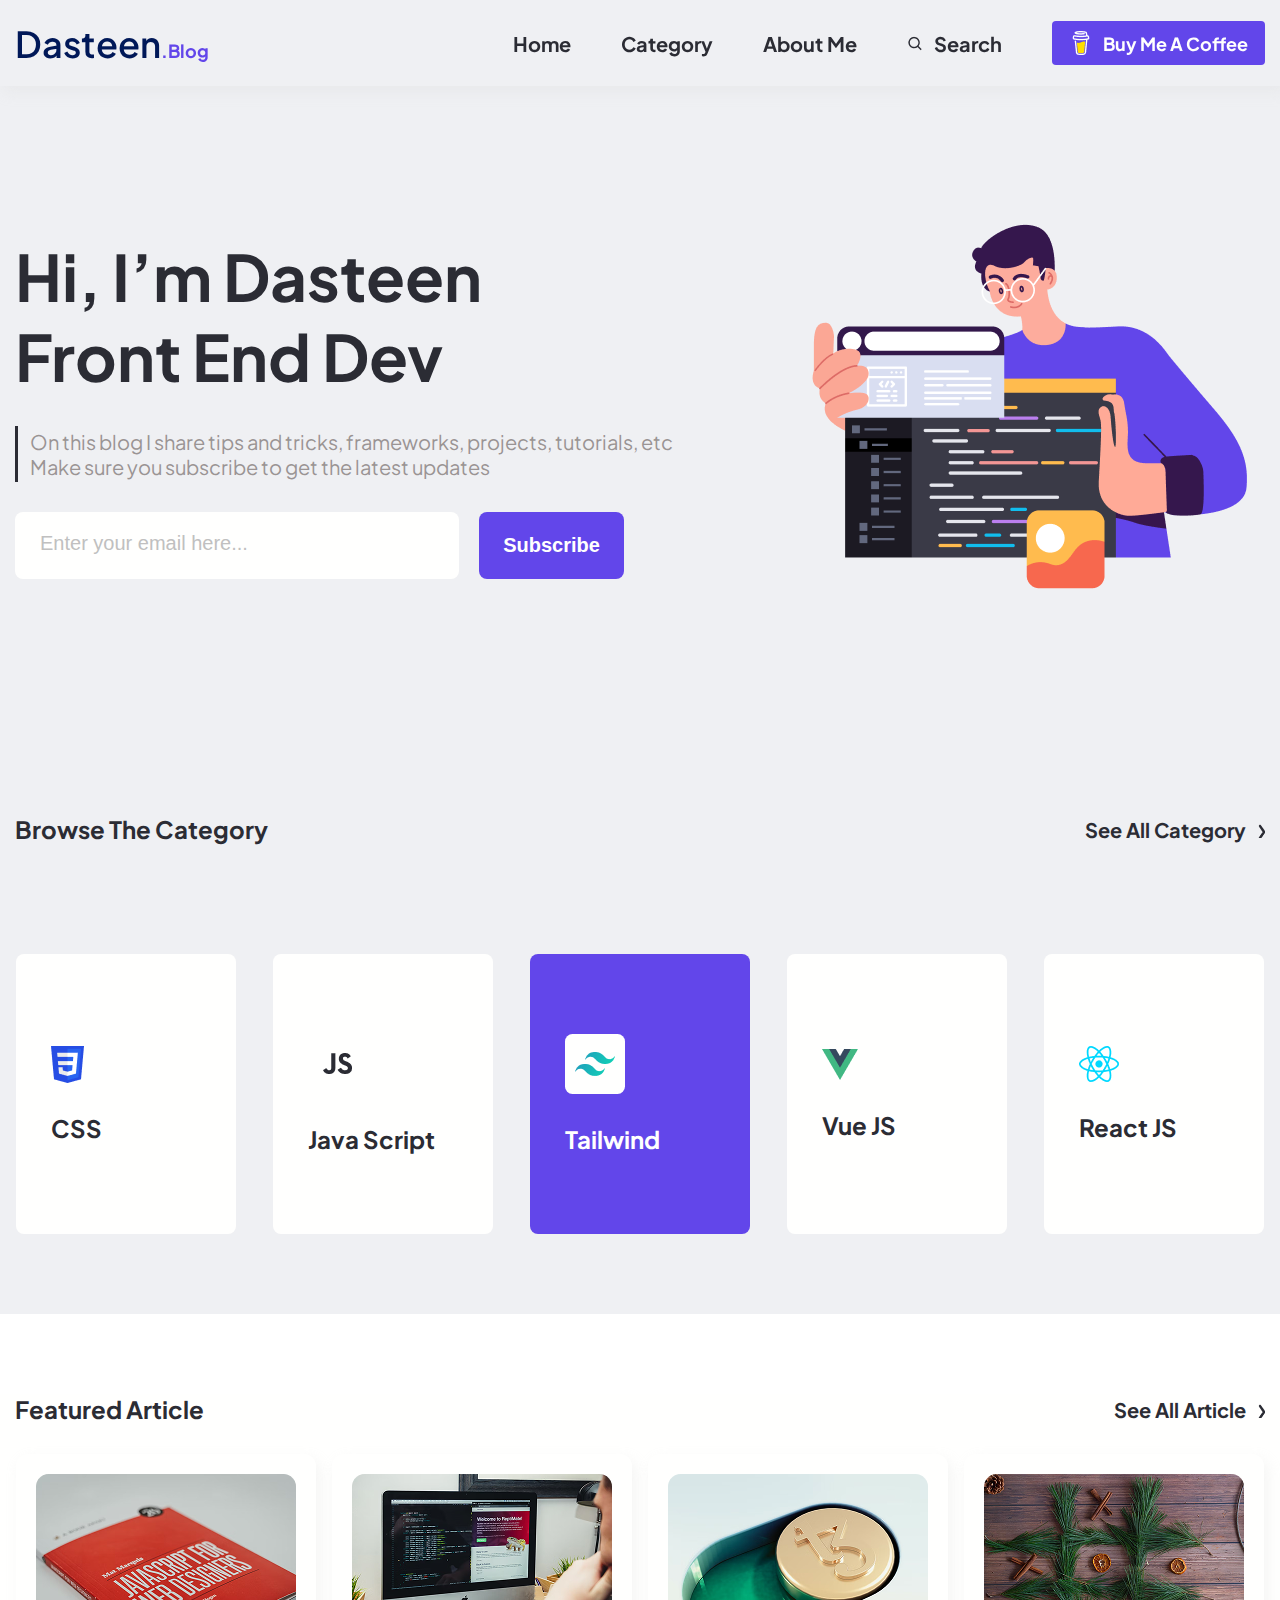
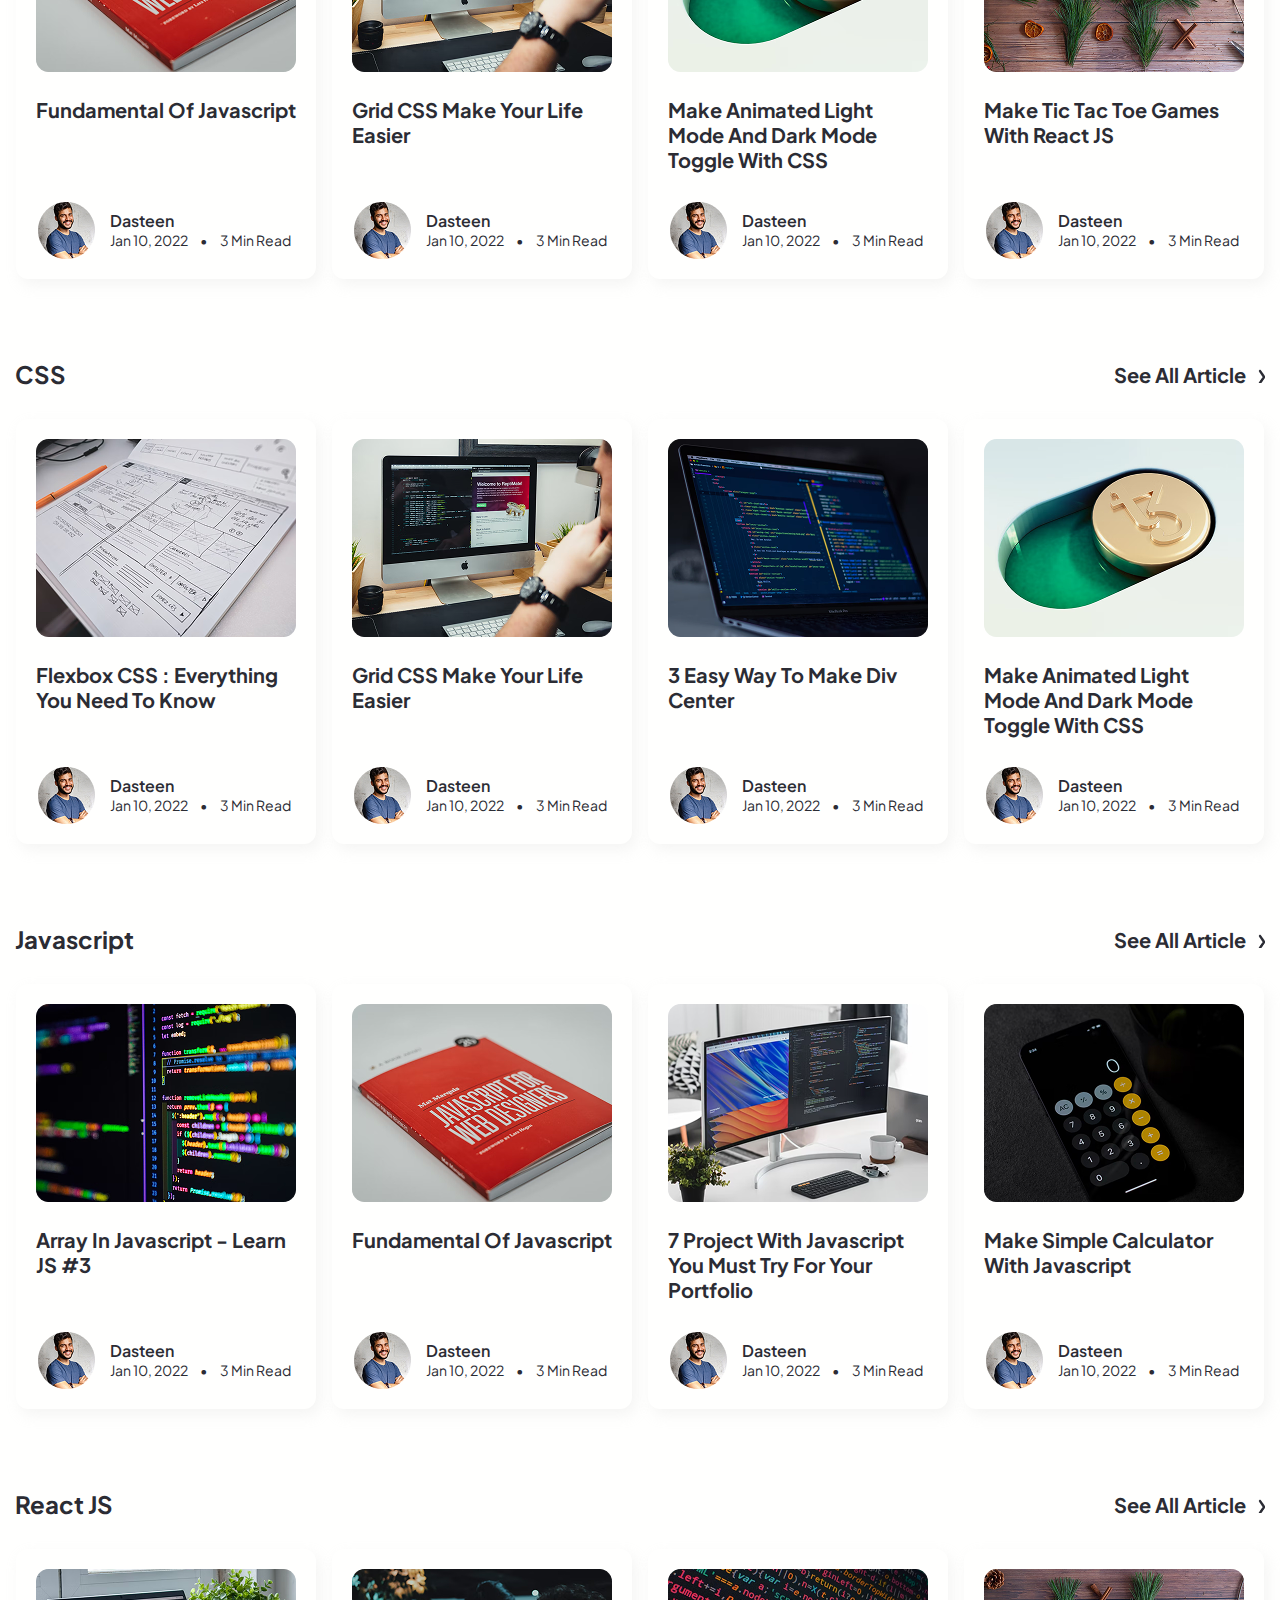
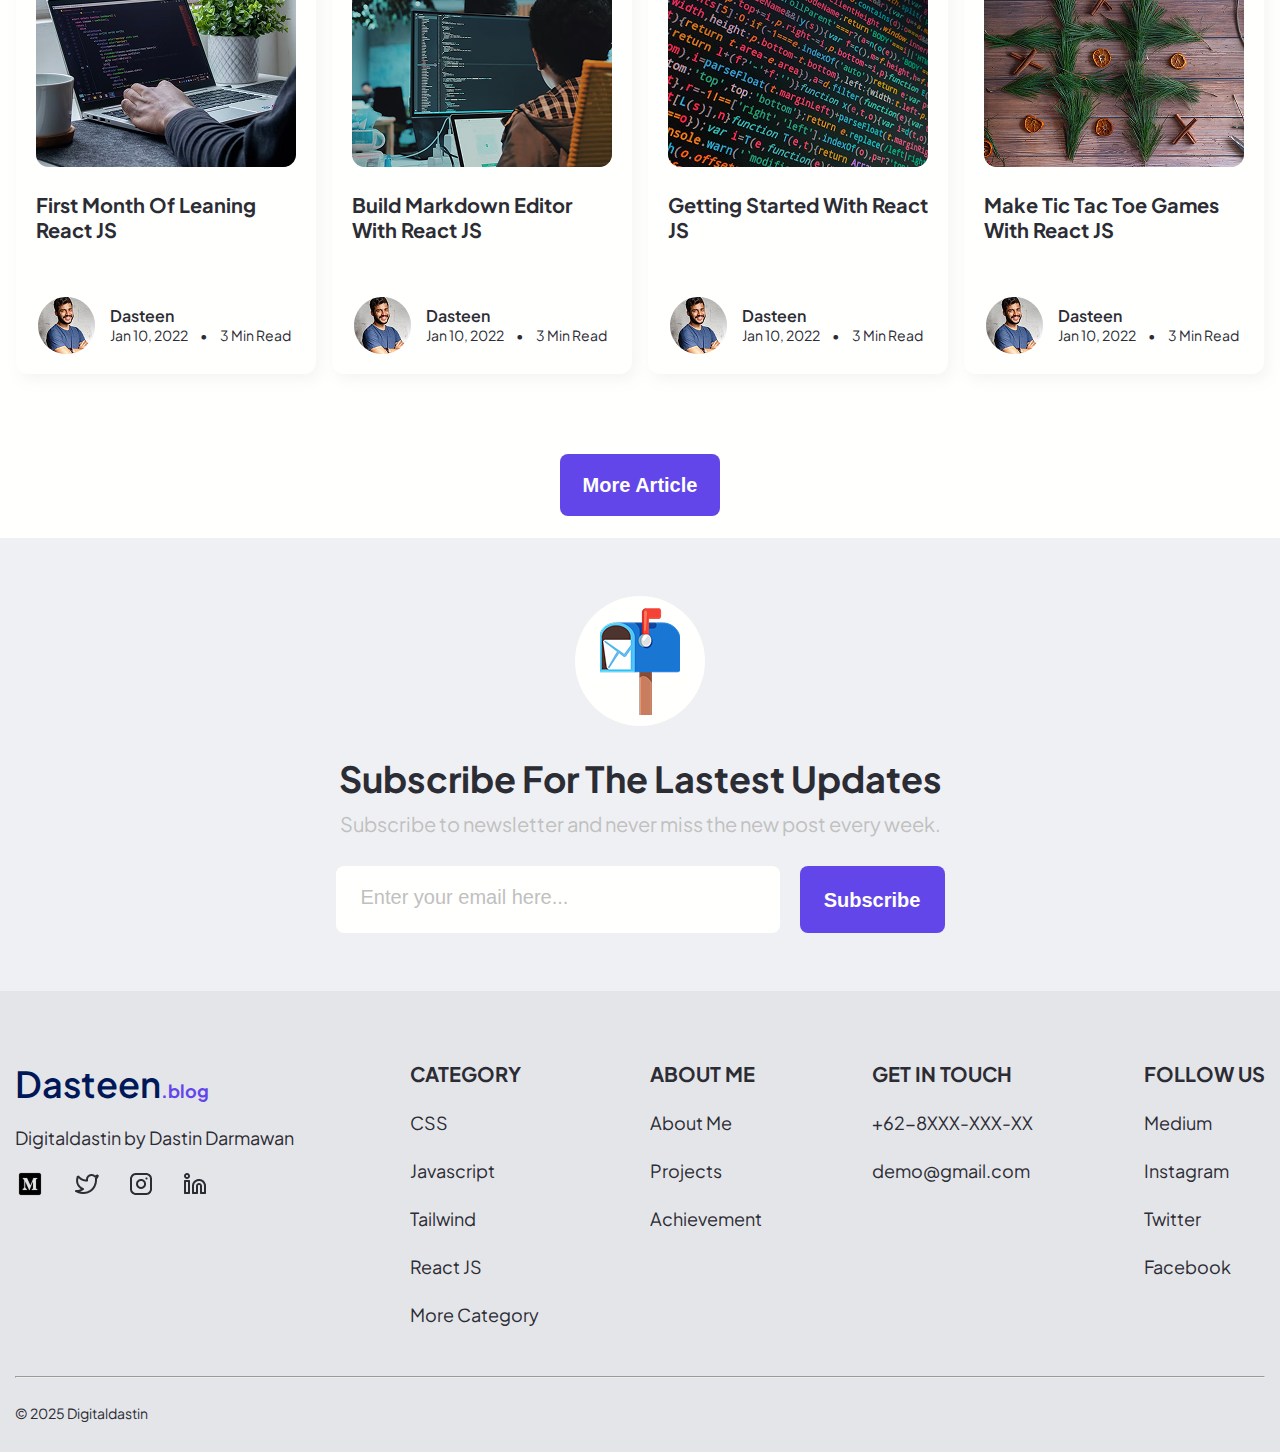
<file: index.html>
<!doctype html>
<html lang="en">
<head>
    <meta charset="UTF-8">
    <title>Dasteen Blog</title>
    <link rel="stylesheet" href="css/style.css">
    <link rel="stylesheet" href="css/reset.css">
</head>
<body>
<div class="w-1440-fixed">
    <div class="background">
        <header>
            <nav>
                <div>
                    <h3>Dasteen</h3>
                </div>
                <ul>
                    <li><a href="#">Home</a></li>
                    <li><a href="#">Category</a></li>
                    <li><a href="#">About Me</a></li>
                    <li><a href="#">Search</a></li>
                    <li><a href="#">buy Me a Coffee</a></li>
                </ul>
            </nav>
        </header>
    </div>
</div>
<main>
    <div class="w-1440-2">
        <div class="background-2">
            <section class="front-end-dev">
                <div class="title">
                    <h1>Hi, i’m Dasteen Front end dev</h1>
                    <div>
                        <div class="line"></div>
                        <p>On this blog I share tips and tricks, frameworks, projects, tutorials, etc
                            Make sure you subscribe to get the latest updates</p>
                    </div>
                    <form>
                        <div>
                            <input type="email" name="email" placeholder="Enter your email here...">
                            <input type="submit" value="Subscribe">
                        </div>
                    </form>
                </div>
                <div>
                    <img src="img/learn-coding.png" alt="learn-coding">
                </div>
            </section>
        </div>
    </div>
    <div class="w-1440-3">
        <div class="background-2">
            <section class="category">
                <div class="browse-the-category">
                    <h5>Browse the category</h5>
                    <a href="#_#">see all category</a>
                </div>
                <div class="cards">
                    <div class="card">
                        <div class="logo_p">
                            <img src="img/css.png" alt="css">
                            <p>CSS</p>
                        </div>
                    </div>
                    <div class="card">
                        <div class="logo_p">
                            <img src="img/JS.png" alt="JS">
                            <p>Java Script</p>
                        </div>
                    </div>
                    <div class="card violet">
                        <div class="logo_p">
                            <div class="tailwind">
                                <img src="img/tailwind.png" alt="Tailwind">
                            </div>
                            <p>Tailwind</p>
                        </div>
                    </div>
                    <div class="card">
                        <div class="logo_p">
                            <img src="img/vue-js.png" alt="vue-js">
                            <p>Vue JS</p>
                        </div>
                    </div>
                    <div class="card">
                        <div class="logo_p">
                            <img src="img/react.png" alt="React JS">
                            <p>React JS</p>
                        </div>
                    </div>
                </div>
            </section>
        </div>
    </div>
    <div class="w-1440-3">
        <div class="background-3">
            <section class="featured-article">
                <div class="featured-article-flex">
                    <h5>Featured Article</h5>
                    <a href="#_#">see all article</a>
                </div>
                <div class="items">
                    <div class="item">
                        <div>
                            <img src="img/article_image.png" alt="article">
                            <h4>Fundamental of javascript</h4>
                        </div>
                        <div>
                            <div>
                                <img src="img/Ellipse.png" alt="Dasteen">
                            </div>
                            <div>
                                <h5>Dasteen</h5>
                                <p>Jan 10, 2022 <span>&#8226;</span> 3 min read</p>
                            </div>
                        </div>
                    </div>
                    <div class="item">
                        <div>
                            <img src="img/grid-css.png" alt="article">
                            <h4>Grid CSS make your life easier</h4>
                        </div>
                        <div>
                            <div>
                                <img src="img/Ellipse.png" alt="Dasteen">
                            </div>
                            <div>
                                <h5>Dasteen</h5>
                                <p>Jan 10, 2022 <span>&#8226; </span> 3 min read</p>
                            </div>
                        </div>
                    </div>
                    <div class="item">
                        <div>
                            <img src="img/animated-light.png" alt="article">
                            <h4>Make animated light mode and dark mode toggle with CSS</h4>
                        </div>
                        <div>
                            <div>
                                <img src="img/Ellipse.png" alt="Dasteen">
                            </div>
                            <div>
                                <h5>Dasteen</h5>
                                <p>Jan 10, 2022 <span>&#8226; </span> 3 min read</p>
                            </div>
                        </div>
                    </div>
                    <div class="item">
                        <div>
                            <img src="img/tic-tac.png" alt="article">
                            <h4>Make tic tac toe games with react JS</h4>
                        </div>
                        <div>
                            <div>
                                <img src="img/Ellipse.png" alt="Dasteen">
                            </div>
                            <div>
                                <h5>Dasteen</h5>
                                <p>Jan 10, 2022 <span>&#8226;</span> 3 min read</p>
                            </div>
                        </div>
                    </div>
                </div>
                <div class="featured-article-flex">
                    <h5>CSS</h5>
                    <a href="#_#">see all article</a>
                </div>
                <div class="items">
                    <div class="item">
                        <div>
                            <img src="img/flex.png" alt="article">
                            <h4>Flexbox cSS : Everything you need to know</h4>
                        </div>
                        <div>
                            <div>
                                <img src="img/Ellipse.png" alt="Dasteen">
                            </div>
                            <div>
                                <h5>Dasteen</h5>
                                <p>Jan 10, 2022 <span>&#8226;</span> 3 min read</p>
                            </div>
                        </div>
                    </div>
                    <div class="item">
                        <div>
                            <img src="img/grid-css.png" alt="article">
                            <h4>Grid CSS make your life easier</h4>
                        </div>
                        <div>
                            <div>
                                <img src="img/Ellipse.png" alt="Dasteen">
                            </div>
                            <div>
                                <h5>Dasteen</h5>
                                <p>Jan 10, 2022 <span>&#8226; </span> 3 min read</p>
                            </div>
                        </div>
                    </div>
                    <div class="item">
                        <div>
                            <img src="img/div-center.png" alt="article">
                            <h4>3 easy way to make div center</h4>
                        </div>
                        <div>
                            <div>
                                <img src="img/Ellipse.png" alt="Dasteen">
                            </div>
                            <div>
                                <h5>Dasteen</h5>
                                <p>Jan 10, 2022 <span>&#8226; </span> 3 min read</p>
                            </div>
                        </div>
                    </div>
                    <div class="item">
                        <div>
                            <img src="img/animated-light.png" alt="article">
                            <h4>Make animated light mode and dark mode toggle with CSS</h4>
                        </div>
                        <div>
                            <div>
                                <img src="img/Ellipse.png" alt="Dasteen">
                            </div>
                            <div>
                                <h5>Dasteen</h5>
                                <p>Jan 10, 2022 <span>&#8226;</span> 3 min read</p>
                            </div>
                        </div>
                    </div>
                </div>
                <div class="featured-article-flex">
                    <h5>javascript</h5>
                    <a href="#_#">see all article</a>
                </div>
                <div class="items">
                    <div class="item">
                        <div>
                            <img src="img/java_learn.png" alt="article">
                            <h4>array in javascript - Learn JS #3</h4>
                        </div>
                        <div>
                            <div>
                                <img src="img/Ellipse.png" alt="Dasteen">
                            </div>
                            <div>
                                <h5>Dasteen</h5>
                                <p>Jan 10, 2022 <span>&#8226;</span> 3 min read</p>
                            </div>
                        </div>
                    </div>
                    <div class="item">
                        <div>
                            <img src="img/article_image.png" alt="article">
                            <h4>Fundamental of javascript</h4>
                        </div>
                        <div>
                            <div>
                                <img src="img/Ellipse.png" alt="Dasteen">
                            </div>
                            <div>
                                <h5>Dasteen</h5>
                                <p>Jan 10, 2022 <span>&#8226; </span> 3 min read</p>
                            </div>
                        </div>
                    </div>
                    <div class="item">
                        <div>
                            <img src="img/projects_java.png" alt="article">
                            <h4>7 project with javascript you must try for your portfolio</h4>
                        </div>
                        <div>
                            <div>
                                <img src="img/Ellipse.png" alt="Dasteen">
                            </div>
                            <div>
                                <h5>Dasteen</h5>
                                <p>Jan 10, 2022 <span>&#8226; </span> 3 min read</p>
                            </div>
                        </div>
                    </div>
                    <div class="item">
                        <div>
                            <img src="img/calculator.png" alt="article">
                            <h4>make simple calculator with javascript</h4>
                        </div>
                        <div>
                            <div>
                                <img src="img/Ellipse.png" alt="Dasteen">
                            </div>
                            <div>
                                <h5>Dasteen</h5>
                                <p>Jan 10, 2022 <span>&#8226;</span> 3 min read</p>
                            </div>
                        </div>
                    </div>
                </div>
                <div class="featured-article-flex">
                    <h5>React JS</h5>
                    <a href="#_#">see all article</a>
                </div>
                <div class="items">
                    <div class="item">
                        <div>
                            <img src="img/first-month-of-react.png" alt="article">
                            <h4>first month of leaning react jS</h4>
                        </div>
                        <div>
                            <div>
                                <img src="img/Ellipse.png" alt="Dasteen">
                            </div>
                            <div>
                                <h5>Dasteen</h5>
                                <p>Jan 10, 2022 <span>&#8226;</span> 3 min read</p>
                            </div>
                        </div>
                    </div>
                    <div class="item">
                        <div>
                            <img src="img/markdown-editor.png" alt="article">
                            <h4>build markdown editor with react JS</h4>
                        </div>
                        <div>
                            <div>
                                <img src="img/Ellipse.png" alt="Dasteen">
                            </div>
                            <div>
                                <h5>Dasteen</h5>
                                <p>Jan 10, 2022 <span>&#8226; </span> 3 min read</p>
                            </div>
                        </div>
                    </div>
                    <div class="item">
                        <div>
                            <img src="img/start-with-react.png" alt="article">
                            <h4>getting started with react JS</h4>
                        </div>
                        <div>
                            <div>
                                <img src="img/Ellipse.png" alt="Dasteen">
                            </div>
                            <div>
                                <h5>Dasteen</h5>
                                <p>Jan 10, 2022 <span>&#8226; </span> 3 min read</p>
                            </div>
                        </div>
                    </div>
                    <div class="item">
                        <div>
                            <img src="img/tic-tac.png" alt="article">
                            <h4>Make tic tac toe games with react JS</h4>
                        </div>
                        <div>
                            <div>
                                <img src="img/Ellipse.png" alt="Dasteen">
                            </div>
                            <div>
                                <h5>Dasteen</h5>
                                <p>Jan 10, 2022 <span>&#8226;</span> 3 min read</p>
                            </div>
                        </div>
                    </div>
                </div>
                <div class="button-more-article">
                    <button>More Article</button>
                </div>
            </section>
        </div>
        <div class="background-2">
            <section class="subscribe">
                <div class="subscribe-for-the-latest-updates">
                    <div class="border-radius-50"><img src="img/letter-box.png" alt="letter-box"></div>
                    <div>
                        <h3>Subscribe For the lastest updates</h3>
                        <p>Subscribe to newsletter and never miss the new post every week.</p>
                    </div>
                    <form>
                        <div>
                            <input type="email" name="email" placeholder="Enter your email here...">
                            <input type="submit" value="Subscribe">
                        </div>
                    </form>
                </div>
            </section>
        </div>
    </div>
</main>
<footer>
    <div class="w-1250">
        <div class="info">
            <div class="info-1">
                <h3>Dasteen</h3>
                <p>Digitaldastin by Dastin Darmawan</p>
                <div>
                    <a href="##"><img src="img/medium-monogram.png" alt="M"></a>
                    <a href="##"><img src="img/twitter.png" alt="Twitter"></a>
                    <a href="##"><img src="img/instagram.png" alt="Instagram"></a>
                    <a href="##"><img src="img/linkedin.png" alt="In"></a>
                </div>
            </div>
            <div class="info-2">
                <h4>Category</h4>
                <a href="##">CSS</a>
                <a href="##">Javascript</a>
                <a href="##">Tailwind</a>
                <a href="##">React JS</a>
                <a href="##">More Category</a>
            </div>
            <div class="info-2">
                <h4>About Me</h4>
                <a href="##">About Me</a>
                <a href="##">Projects</a>
                <a href="##">Achievement</a>
            </div>
            <div class="info-2">
                <h4>Get in touch</h4>
                <p>+62-8XXX-XXX-XX</p>
                <p>demo@gmail.com</p>
            </div>
            <div class="info-2">
                <h4>Follow Us</h4>
                <a href="##">Medium</a>
                <a href="##">Instagram</a>
                <a href="##">Twitter</a>
                <a href="##">Facebook</a>
            </div>
        </div>
        <hr>
        <p class="digital-dastin">© 2025 Digitaldastin</p>
    </div>
</footer>
</body>
</html>
</file>
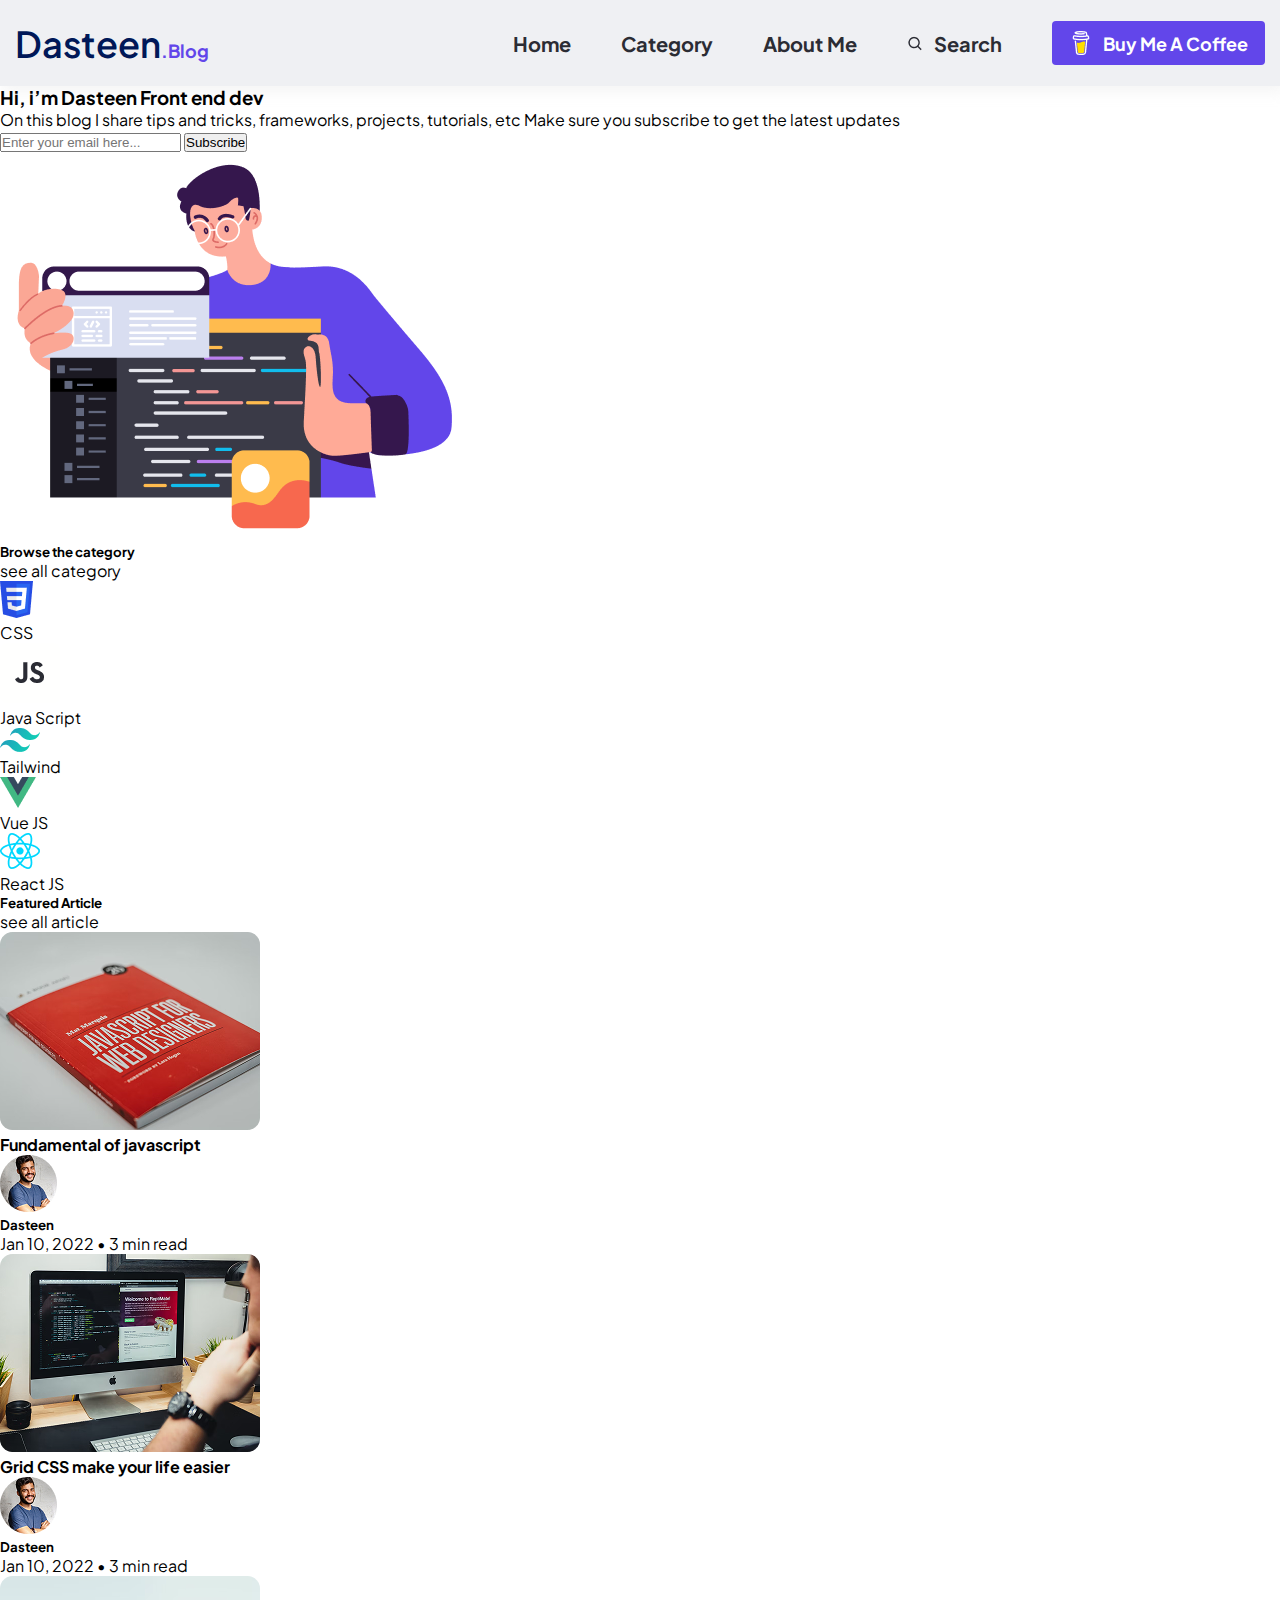
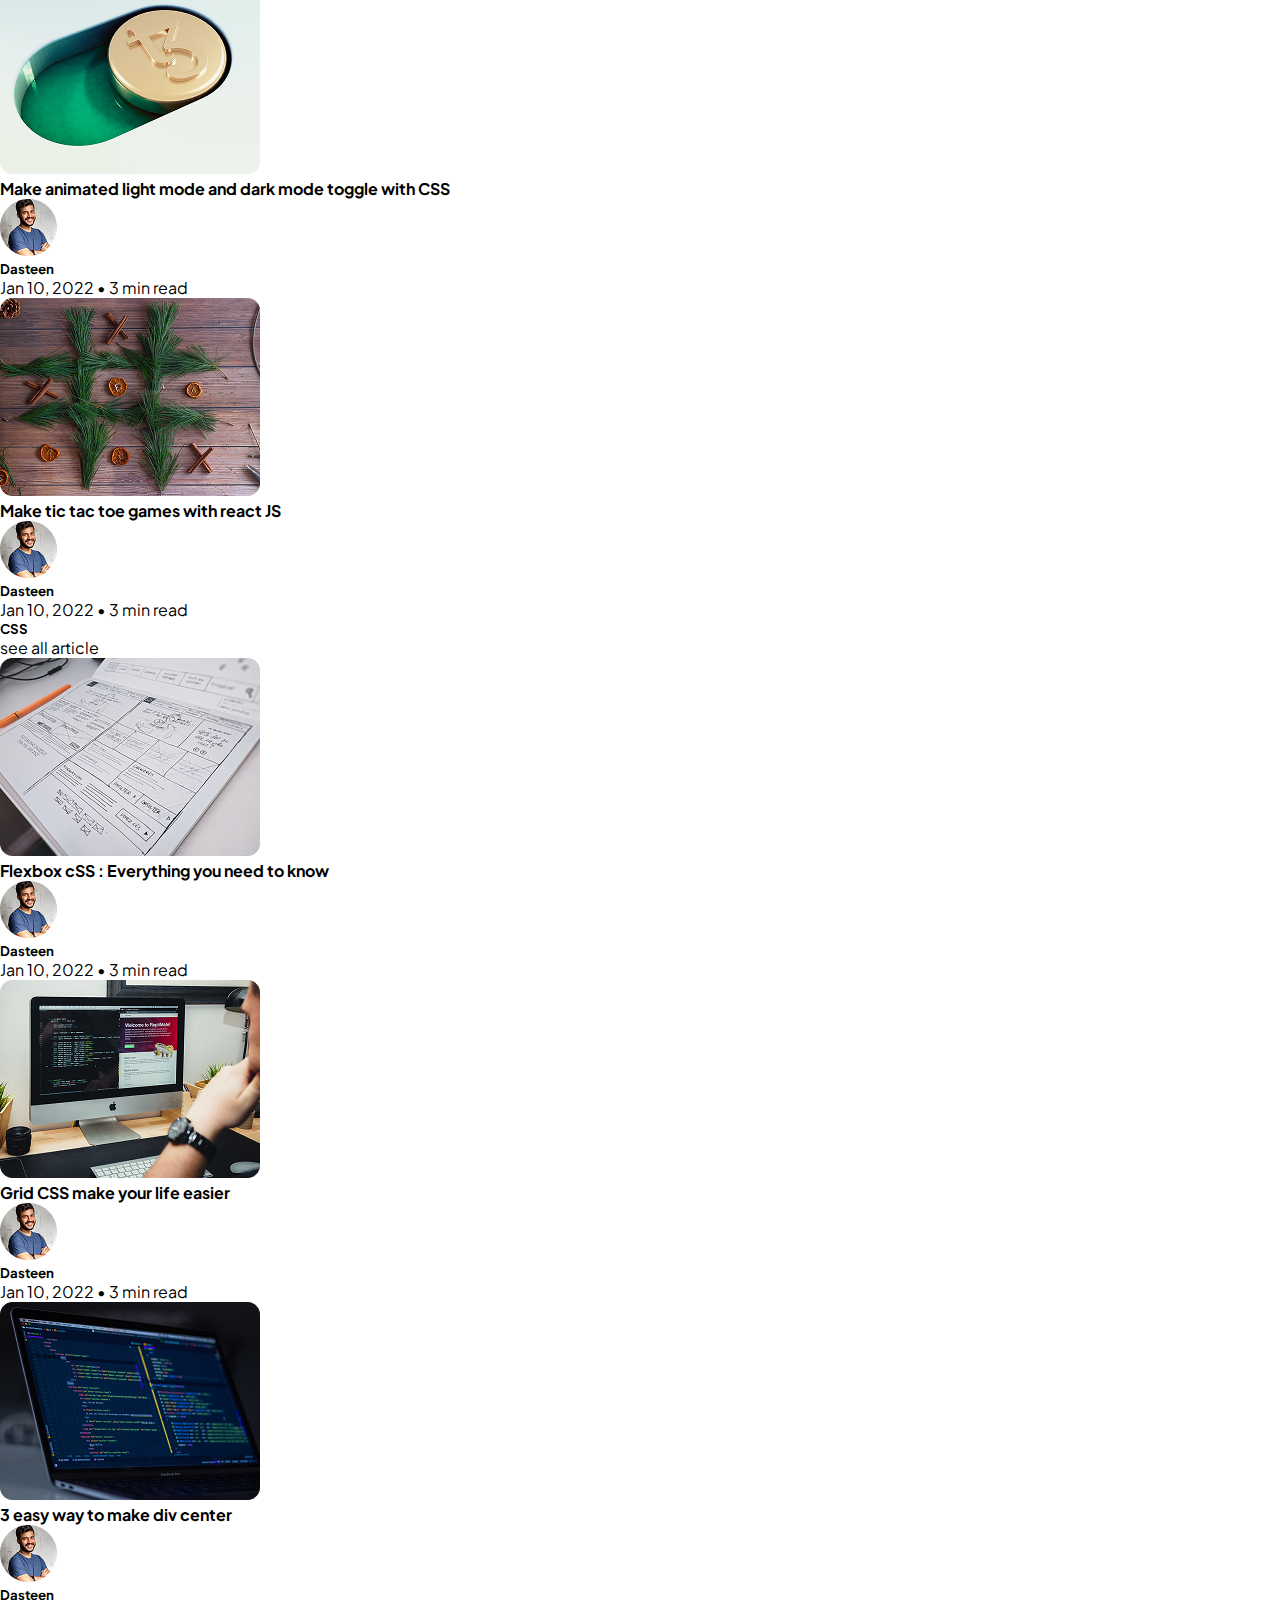
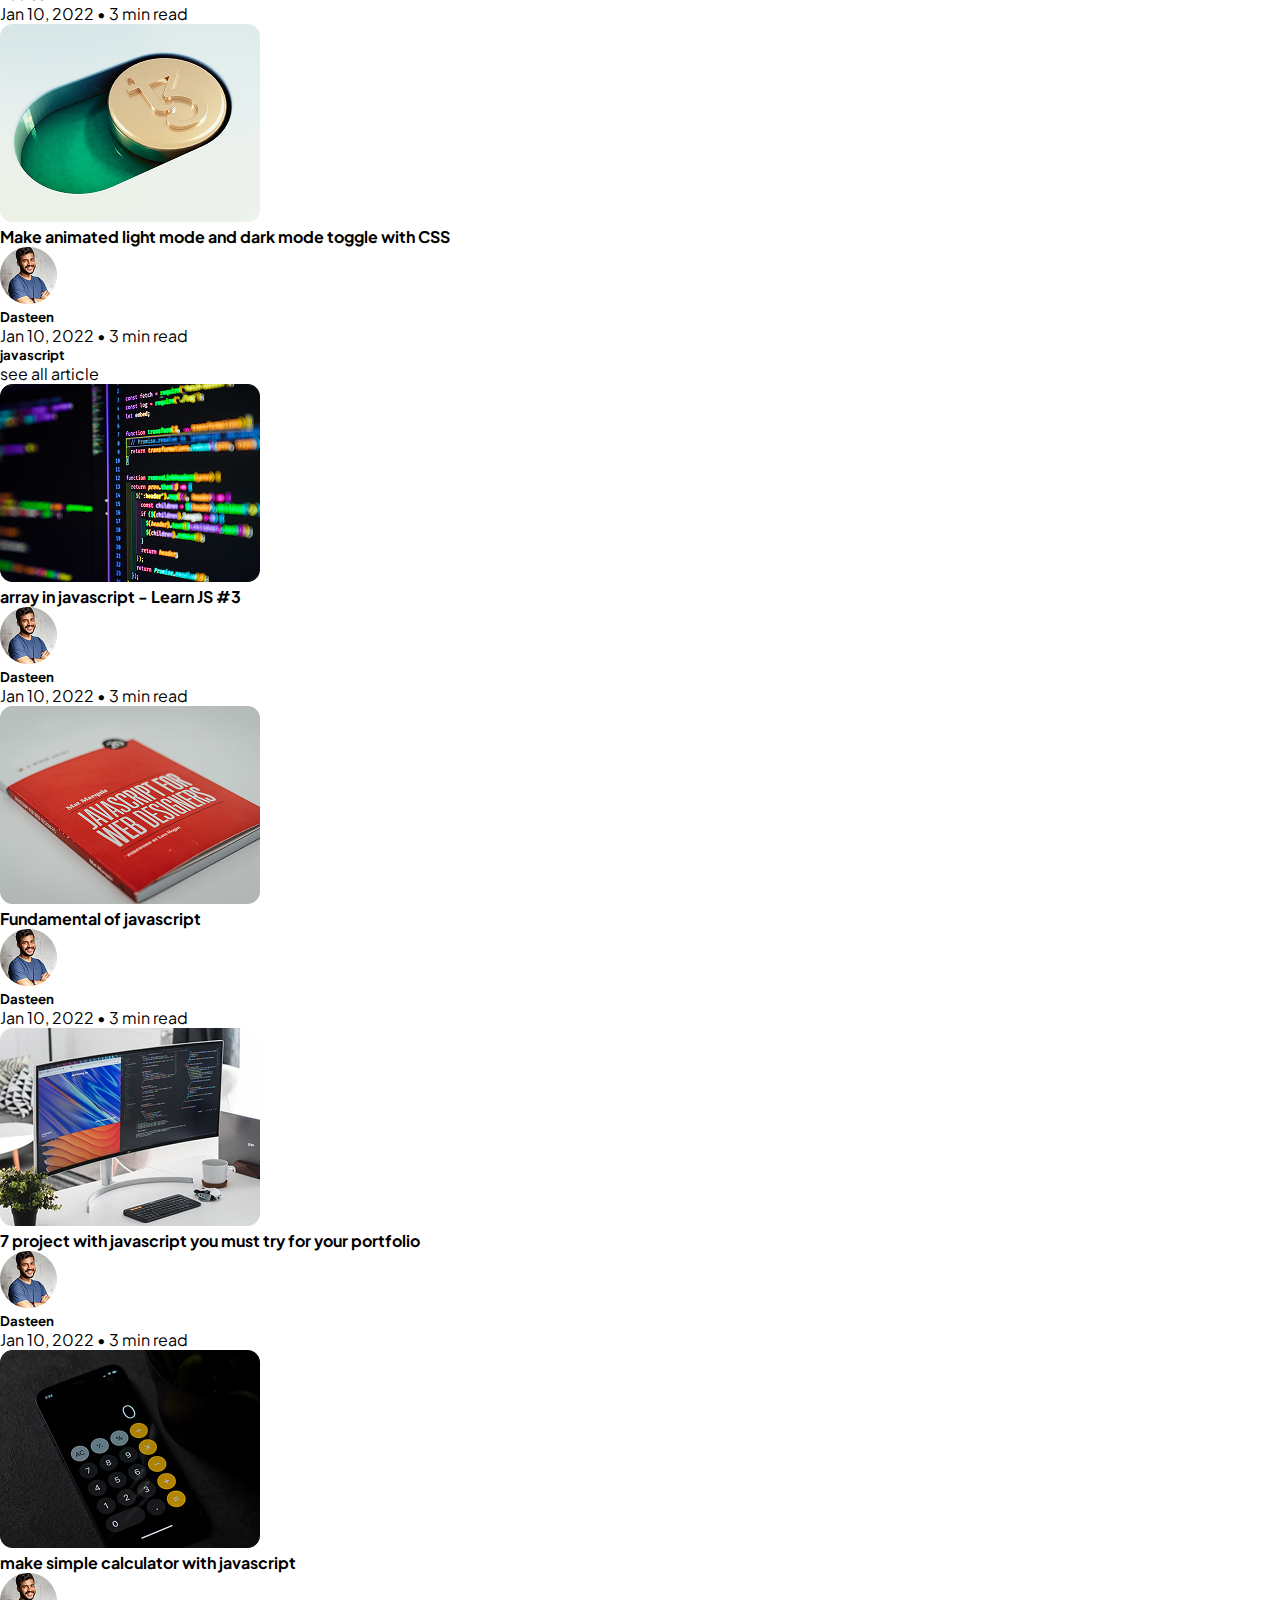
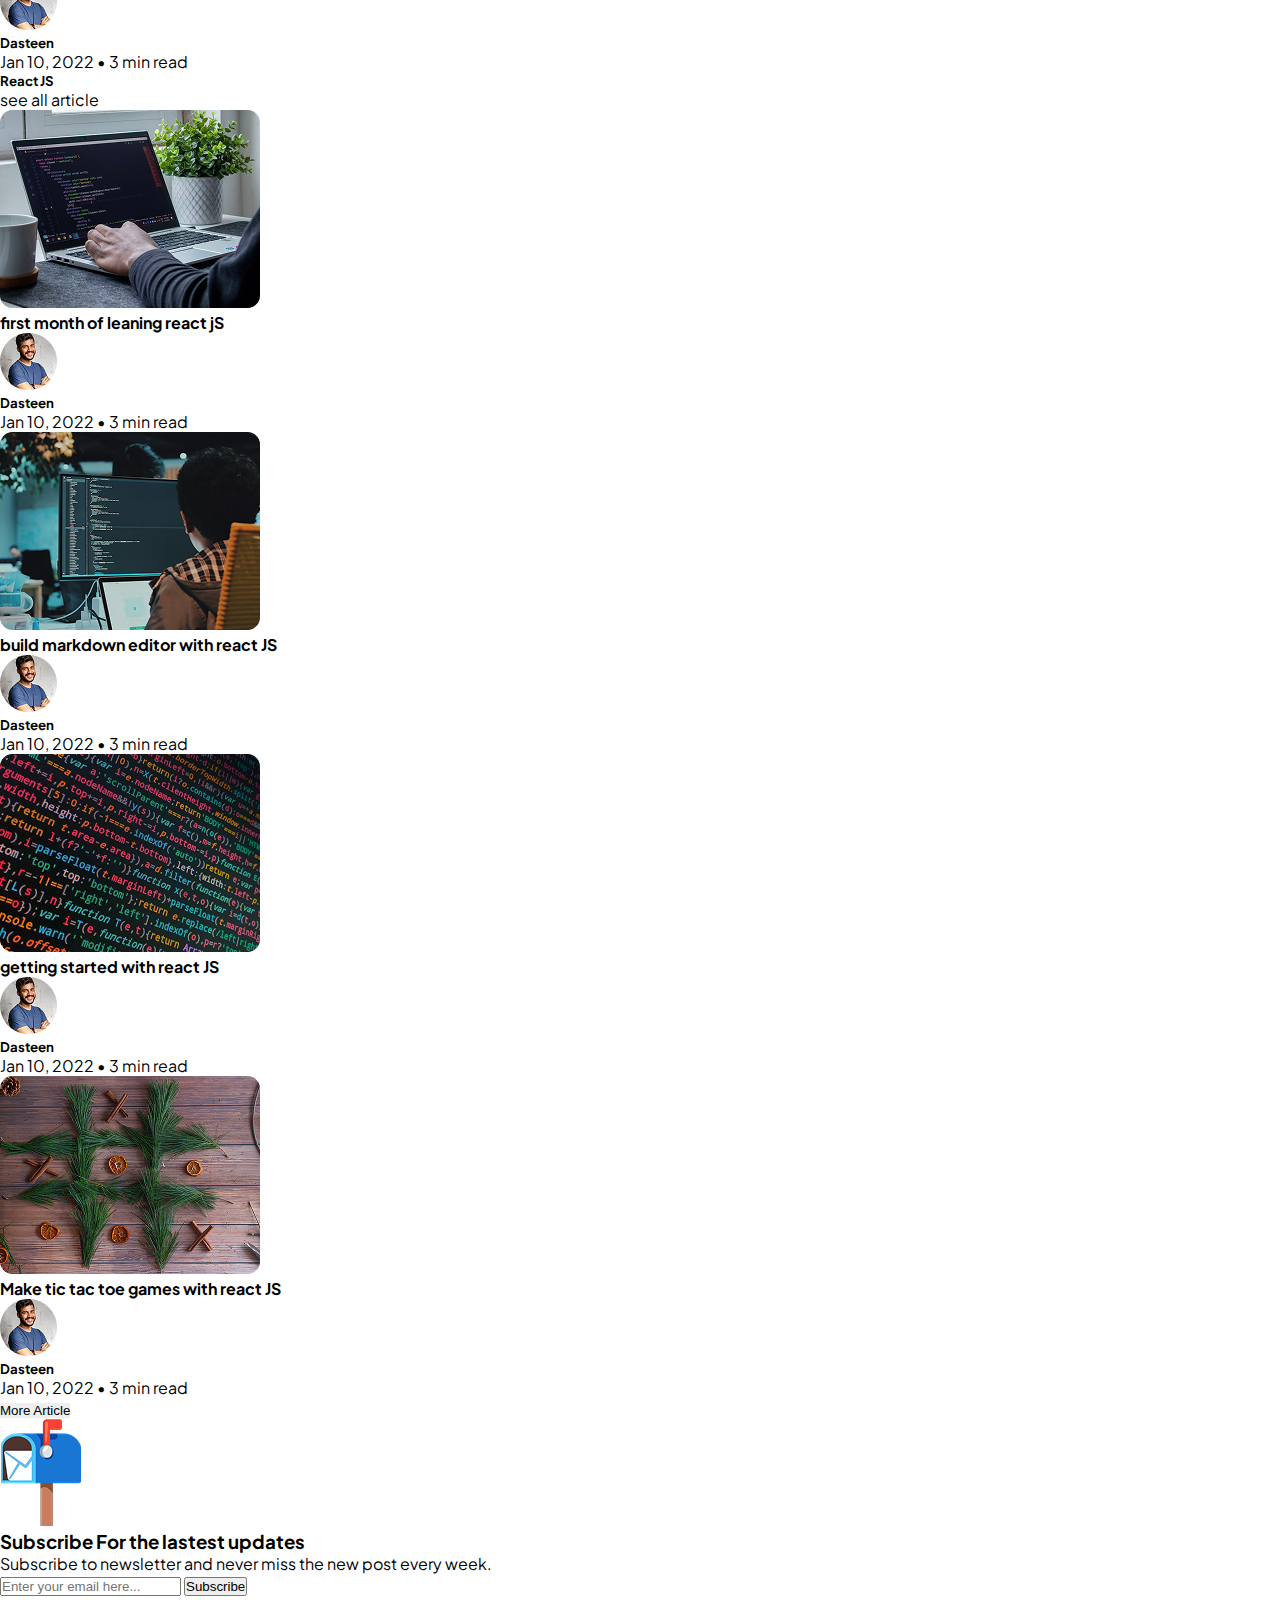
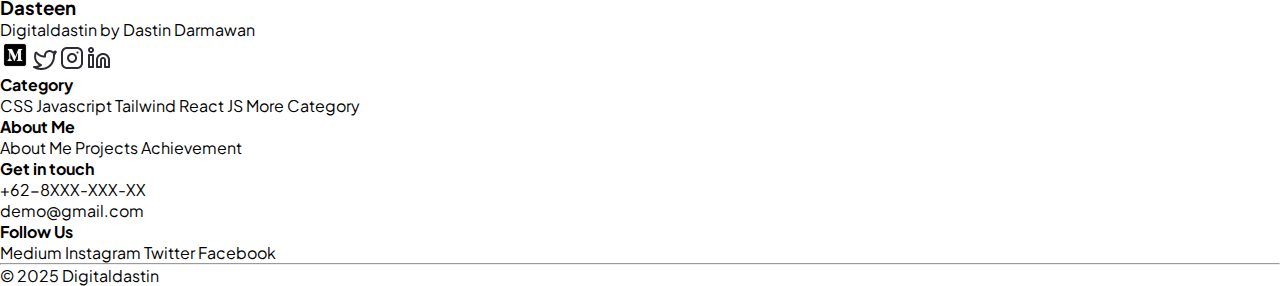
<file: Control-Work/index.html>
<!doctype html>
<html lang="en">
<head>
    <meta charset="UTF-8">
    <title>Dasteen Blog</title>
    <link rel="stylesheet" href="style.css">
    <link rel="stylesheet" href="reset.css">
</head>
<body>
<div class="w-1440-fixed">
    <div class="background">
        <header>
            <nav>
                <div>
                    <h3>Dasteen</h3>
                </div>
                <ul>
                    <li><a href="#">Home</a></li>
                    <li><a href="#">Category</a></li>
                    <li><a href="#">About Me</a></li>
                    <li><a href="#">Search</a></li>
                    <li><a href="#">buy Me a Coffee</a></li>
                </ul>
            </nav>
        </header>
    </div>
</div>
<main>
    <div class="w-1440-2">
        <div class="background-2">
            <section class="front-end-dev">
                <div class="title">
                    <h3>Hi, i’m Dasteen Front end dev</h3>
                    <div>
                        <div class="line"></div>
                        <p>On this blog I share tips and tricks, frameworks, projects, tutorials, etc
                            Make sure you subscribe to get the latest updates</p>
                    </div>
                    <form>
                        <div>
                            <input type="email" name="email" placeholder="Enter your email here...">
                            <input type="submit" value="Subscribe">
                        </div>
                    </form>
                </div>
                <div>
                    <img src="img/learn-coding.png" alt="learn-coding">
                </div>
            </section>
        </div>
    </div>
    <div class="w-1440-3">
        <div class="background-2">
            <section class="category">
                <div class="browse-the-category">
                    <h5>Browse the category</h5>
                    <a href="#_#">see all category</a>
                </div>
                <div class="cards">
                    <div class="card">
                        <div class="logo_p">
                            <img src="img/css.png" alt="css">
                            <p>CSS</p>
                        </div>
                    </div>
                    <div class="card">
                        <div class="logo_p">
                            <img src="img/JS.png" alt="JS">
                            <p>Java Script</p>
                        </div>
                    </div>
                    <div class="card violet">
                        <div class="logo_p">
                            <div class="tailwind">
                                <img src="img/tailwind.png" alt="Tailwind">
                            </div>
                            <p>Tailwind</p>
                        </div>
                    </div>
                    <div class="card">
                        <div class="logo_p">
                            <img src="img/vue-js.png" alt="vue-js">
                            <p>Vue JS</p>
                        </div>
                    </div>
                    <div class="card">
                        <div class="logo_p">
                            <img src="img/react.png" alt="React JS">
                            <p>React JS</p>
                        </div>
                    </div>
                </div>
            </section>
        </div>
    </div>
    <div class="w-1440-3">
        <div class="background-3">
            <section class="featured-article">
                <div class="featured-article-flex">
                    <h5>Featured Article</h5>
                    <a href="#_#">see all article</a>
                </div>
                <div class="items">
                    <div class="item">
                        <div>
                            <img src="img/article_image.png" alt="article">
                            <h4>Fundamental of javascript</h4>
                        </div>
                        <div>
                            <div>
                                <img src="img/Ellipse.png" alt="Dasteen">
                            </div>
                            <div>
                                <h5>Dasteen</h5>
                                <p>Jan 10, 2022 <span>&#8226;</span> 3 min read</p>
                            </div>
                        </div>
                    </div>
                    <div class="item">
                        <div>
                            <img src="img/grid-css.png" alt="article">
                            <h4>Grid CSS make your life easier</h4>
                        </div>
                        <div>
                            <div>
                                <img src="img/Ellipse.png" alt="Dasteen">
                            </div>
                            <div>
                                <h5>Dasteen</h5>
                                <p>Jan 10, 2022 <span>&#8226; </span> 3 min read</p>
                            </div>
                        </div>
                    </div>
                    <div class="item">
                        <div>
                            <img src="img/animated-light.png" alt="article">
                            <h4>Make animated light mode and dark mode toggle with CSS</h4>
                        </div>
                        <div>
                            <div>
                                <img src="img/Ellipse.png" alt="Dasteen">
                            </div>
                            <div>
                                <h5>Dasteen</h5>
                                <p>Jan 10, 2022 <span>&#8226; </span> 3 min read</p>
                            </div>
                        </div>
                    </div>
                    <div class="item">
                        <div>
                            <img src="img/tic-tac.png" alt="article">
                            <h4>Make tic tac toe games with react JS</h4>
                        </div>
                        <div>
                            <div>
                                <img src="img/Ellipse.png" alt="Dasteen">
                            </div>
                            <div>
                                <h5>Dasteen</h5>
                                <p>Jan 10, 2022 <span>&#8226;</span> 3 min read</p>
                            </div>
                        </div>
                    </div>
                </div>
                <div class="featured-article-flex">
                    <h5>CSS</h5>
                    <a href="#_#">see all article</a>
                </div>
                <div class="items">
                    <div class="item">
                        <div>
                            <img src="img/flex.png" alt="article">
                            <h4>Flexbox cSS : Everything you need to know</h4>
                        </div>
                        <div>
                            <div>
                                <img src="img/Ellipse.png" alt="Dasteen">
                            </div>
                            <div>
                                <h5>Dasteen</h5>
                                <p>Jan 10, 2022 <span>&#8226;</span> 3 min read</p>
                            </div>
                        </div>
                    </div>
                    <div class="item">
                        <div>
                            <img src="img/grid-css.png" alt="article">
                            <h4>Grid CSS make your life easier</h4>
                        </div>
                        <div>
                            <div>
                                <img src="img/Ellipse.png" alt="Dasteen">
                            </div>
                            <div>
                                <h5>Dasteen</h5>
                                <p>Jan 10, 2022 <span>&#8226; </span> 3 min read</p>
                            </div>
                        </div>
                    </div>
                    <div class="item">
                        <div>
                            <img src="img/div-center.png" alt="article">
                            <h4>3 easy way to make div center</h4>
                        </div>
                        <div>
                            <div>
                                <img src="img/Ellipse.png" alt="Dasteen">
                            </div>
                            <div>
                                <h5>Dasteen</h5>
                                <p>Jan 10, 2022 <span>&#8226; </span> 3 min read</p>
                            </div>
                        </div>
                    </div>
                    <div class="item">
                        <div>
                            <img src="img/animated-light.png" alt="article">
                            <h4>Make animated light mode and dark mode toggle with CSS</h4>
                        </div>
                        <div>
                            <div>
                                <img src="img/Ellipse.png" alt="Dasteen">
                            </div>
                            <div>
                                <h5>Dasteen</h5>
                                <p>Jan 10, 2022 <span>&#8226;</span> 3 min read</p>
                            </div>
                        </div>
                    </div>
                </div>
                <div class="featured-article-flex">
                    <h5>javascript</h5>
                    <a href="#_#">see all article</a>
                </div>
                <div class="items">
                    <div class="item">
                        <div>
                            <img src="img/java_learn.png" alt="article">
                            <h4>array in javascript - Learn JS #3</h4>
                        </div>
                        <div>
                            <div>
                                <img src="img/Ellipse.png" alt="Dasteen">
                            </div>
                            <div>
                                <h5>Dasteen</h5>
                                <p>Jan 10, 2022 <span>&#8226;</span> 3 min read</p>
                            </div>
                        </div>
                    </div>
                    <div class="item">
                        <div>
                            <img src="img/article_image.png" alt="article">
                            <h4>Fundamental of javascript</h4>
                        </div>
                        <div>
                            <div>
                                <img src="img/Ellipse.png" alt="Dasteen">
                            </div>
                            <div>
                                <h5>Dasteen</h5>
                                <p>Jan 10, 2022 <span>&#8226; </span> 3 min read</p>
                            </div>
                        </div>
                    </div>
                    <div class="item">
                        <div>
                            <img src="img/projects_java.png" alt="article">
                            <h4>7 project with javascript you must try for your portfolio</h4>
                        </div>
                        <div>
                            <div>
                                <img src="img/Ellipse.png" alt="Dasteen">
                            </div>
                            <div>
                                <h5>Dasteen</h5>
                                <p>Jan 10, 2022 <span>&#8226; </span> 3 min read</p>
                            </div>
                        </div>
                    </div>
                    <div class="item">
                        <div>
                            <img src="img/calculator.png" alt="article">
                            <h4>make simple calculator with javascript</h4>
                        </div>
                        <div>
                            <div>
                                <img src="img/Ellipse.png" alt="Dasteen">
                            </div>
                            <div>
                                <h5>Dasteen</h5>
                                <p>Jan 10, 2022 <span>&#8226;</span> 3 min read</p>
                            </div>
                        </div>
                    </div>
                </div>
                <div class="featured-article-flex">
                    <h5>React JS</h5>
                    <a href="#_#">see all article</a>
                </div>
                <div class="items">
                    <div class="item">
                        <div>
                            <img src="img/first-month-of-react.png" alt="article">
                            <h4>first month of leaning react jS</h4>
                        </div>
                        <div>
                            <div>
                                <img src="img/Ellipse.png" alt="Dasteen">
                            </div>
                            <div>
                                <h5>Dasteen</h5>
                                <p>Jan 10, 2022 <span>&#8226;</span> 3 min read</p>
                            </div>
                        </div>
                    </div>
                    <div class="item">
                        <div>
                            <img src="img/markdown-editor.png" alt="article">
                            <h4>build markdown editor with react JS</h4>
                        </div>
                        <div>
                            <div>
                                <img src="img/Ellipse.png" alt="Dasteen">
                            </div>
                            <div>
                                <h5>Dasteen</h5>
                                <p>Jan 10, 2022 <span>&#8226; </span> 3 min read</p>
                            </div>
                        </div>
                    </div>
                    <div class="item">
                        <div>
                            <img src="img/start-with-react.png" alt="article">
                            <h4>getting started with react JS</h4>
                        </div>
                        <div>
                            <div>
                                <img src="img/Ellipse.png" alt="Dasteen">
                            </div>
                            <div>
                                <h5>Dasteen</h5>
                                <p>Jan 10, 2022 <span>&#8226; </span> 3 min read</p>
                            </div>
                        </div>
                    </div>
                    <div class="item">
                        <div>
                            <img src="img/tic-tac.png" alt="article">
                            <h4>Make tic tac toe games with react JS</h4>
                        </div>
                        <div>
                            <div>
                                <img src="img/Ellipse.png" alt="Dasteen">
                            </div>
                            <div>
                                <h5>Dasteen</h5>
                                <p>Jan 10, 2022 <span>&#8226;</span> 3 min read</p>
                            </div>
                        </div>
                    </div>
                </div>
                <div class="button-more-article">
                    <button>More Article</button>
                </div>
            </section>
        </div>
        <div class="background-2">
            <section class="subscribe">
                <div class="subscribe-for-the-latest-updates">
                    <div class="border-radius-50"><img src="img/letter-box.png" alt="letter-box"></div>
                    <div>
                        <h3>Subscribe For the lastest updates</h3>
                        <p>Subscribe to newsletter and never miss the new post every week.</p>
                    </div>
                    <form>
                        <div>
                            <input type="email" name="email" placeholder="Enter your email here...">
                            <input type="submit" value="Subscribe">
                        </div>
                    </form>
                </div>
            </section>
        </div>
    </div>
</main>
<footer>
    <div class="w-1250">
        <div class="info">
            <div class="info-1">
                <h3>Dasteen</h3>
                <p>Digitaldastin by Dastin Darmawan</p>
                <div>
                    <a href="##"><img src="img/medium-monogram.png" alt="M"></a>
                    <a href="##"><img src="img/twitter.png" alt="Twitter"></a>
                    <a href="##"><img src="img/instagram.png" alt="Instagram"></a>
                    <a href="##"><img src="img/linkedin.png" alt="In"></a>
                </div>
            </div>
            <div class="info-2">
                <h4>Category</h4>
                <a href="##">CSS</a>
                <a href="##">Javascript</a>
                <a href="##">Tailwind</a>
                <a href="##">React JS</a>
                <a href="##">More Category</a>
            </div>
            <div class="info-2">
                <h4>About Me</h4>
                <a href="##">About Me</a>
                <a href="##">Projects</a>
                <a href="##">Achievement</a>
            </div>
            <div class="info-2">
                <h4>Get in touch</h4>
                <p>+62-8XXX-XXX-XX</p>
                <p>demo@gmail.com</p>
            </div>
            <div class="info-2">
                <h4>Follow Us</h4>
                <a href="##">Medium</a>
                <a href="##">Instagram</a>
                <a href="##">Twitter</a>
                <a href="##">Facebook</a>
            </div>
        </div>
        <hr>
        <p class="digital-dastin">© 2025 Digitaldastin</p>
    </div>
</footer>
</body>
</html>
</file>
<file: css/style.css>
@import url('https://fonts.googleapis.com/css2?family=Plus+Jakarta+Sans:ital,wght@0,200..800;1,200..800&display=swap');
body{
    font-family: "Plus Jakarta Sans", sans-serif;
}
.w-1440-fixed{
    width: 100%;
    position: fixed;
}
.background{
    background: #EFF0F3;
    box-shadow: 4px 6px 13px 0 rgba(215, 215, 215, 0.25);
}
/*---------------------- nav-menu --------------------------*/
header {
    width: 1250px;
    height: 86px;
    margin: 0 auto;
}
nav{
    height: 100%;
    display: flex;
    justify-content: space-between;
    align-items: center;
}
nav ul{
    display: flex;
    justify-content: center;
    align-items: center;
    gap: 50px;
}
nav div h3{
    color: #001858;
    font-size: 36px;
    font-style: normal;
    font-weight: 600;
    line-height: normal;
}
nav div h3::after{
    content: ".Blog";
    color: #6246EA;
    font-size: 18px;
    font-style: normal;
    font-weight: 700;
    line-height: normal;
}
nav ul li{
    color: #2B2C34;
    font-size: 20px;
    font-style: normal;
    font-weight: 700;
    line-height: normal;
    text-transform: capitalize;
}
nav ul li:nth-child(4)::before{
    content: "";
    display: inline-block;
    width: 17px;
    height: 17px;
    background-image: url("../img/search.png");
    margin-right: 10px;
}
nav ul li:nth-child(5){
    display: flex;
    justify-content: center;
    align-items: center;
    border-radius: 4px;
    background: #6246EA;
    width: 213px;
    height: 44px;
    gap: 10px;
}
nav ul li:nth-child(5) a{
    color: #FFFFFE;
    font-size: 18px;
    font-style: normal;
    font-weight: 700;
    line-height: normal;
    text-transform: capitalize;

}
nav ul li:nth-child(5)::before{
    content: "";
    display: inline-block;
    width: 24px;
    height: 24px;
    background-image: url("../img/buymeacoffee.png");
}
/*------------------------ main --------------------------*/
.w-1440-2{
    width: 100%;
}
.background-2{
    background: #EFF0F3;
}

.front-end-dev{
    width: 1250px;
    height: 814px;
    margin: 0 auto;
    display: flex;
    justify-content: space-between;
    align-items: center;
}
.title{
    display: flex;
    flex-direction: column;
    gap: 30px;
}
.title h1{
    width: 617px;
    color: #2B2C34;
    font-size: 64px;
    font-style: normal;
    font-weight: 700;
    line-height: normal;
    text-transform: capitalize;
}
.title div:nth-child(2){
    display: flex;
    justify-content: center;
    align-items: center;
    gap: 12px;
}
.line{
    width: 3px;
    height: 56px;
    background: #2B2C34;
}
.title div:nth-child(2) p{
    width: 652px;
    color: #9A9494;
    font-size: 20px;
    font-style: normal;
    font-weight: 400;
    line-height: normal;
}
form div{
    display: flex;
    gap: 20px;
}
input[type="email"]{
    width: 444px;
    height: 67px;
    border: none;
    border-radius: 8px;
    background: #FFFFFE;
    padding: 21px 200px 21px 25px;
}
input[type="email"]::placeholder{
    color: #C0C0C0;
    font-size: 20px;
    font-style: normal;
    font-weight: 400;
    line-height: normal;
}
input[type="submit"]{
    width: 145px;
    height: 67px;
    display: flex;
    padding: 20px 23px 19px 23px;
    justify-content: center;
    align-items: center;
    border-radius: 8px;
    background: #6246EA;
    border: none;
    color: #FFFFFE;
    font-size: 20px;
    font-style: normal;
    font-weight: 700;
    line-height: normal;
    text-transform: capitalize;
}

/*----------------------- main__section-category------------------------*/
.w-1440-3{
    width: 100%;
}
.category{
    width: 1250px;
    height: 500px;
    margin: 0 auto;
}
.browse-the-category{
    display: flex;
    justify-content: space-between;
    align-items: center;
}
.browse-the-category h5{
    color: #2B2C34;
    font-size: 24px;
    font-style: normal;
    font-weight: 700;
    line-height: normal;
    text-transform: capitalize;
}
.browse-the-category a{
    color: #2B2C34;
    text-align: right;
    font-size: 20px;
    font-style: normal;
    font-weight: 700;
    line-height: normal;
    text-transform: capitalize;
}
.browse-the-category a::after{
    content: "";
    display: inline-block;
    width: 6px;
    height: 14px;
    background-image: url("../img/arrow.png");
    margin-left: 12px;
    padding-right: 1px;
}
.cards{
    width: 100%;
    height: 100%;
    display: flex;
    justify-content: center;
    align-items: center;
    gap: 37px;

}
.card {
    width: 220px;
    height: 280px;
    border-radius: 8px;
    background: #FFFFFE;
}
.violet{
    background: #6246EA;
}
.logo_p{
    height: 100%;
    display: flex;
    justify-content: center;
    align-items: flex-start;
    flex-direction: column;
    gap: 30px;
    padding-left: 35px;
}
.logo_p p{
    color: #2B2C34;
    font-size: 24px;
    font-style: normal;
    font-weight: 700;
    line-height: normal;
    text-transform: capitalize;
}
.tailwind{
    width: 60px;
    height: 60px;
    border-radius: 7.458px;
    background: #FFFFFE;
    display: flex;
    justify-content: center;
    align-items: center;
}
.cards .card:nth-child(3) p{
    color: #FFFFFE;
    font-size: 24px;
    font-style: normal;
    font-weight: 700;
    line-height: normal;
    text-transform: capitalize;
}

/*---------------------- main__section-featured-article ------------------------*/
.background-3{
    background: #FFFFFE;
}
.featured-article{
    width: 1250px;
    height: 2344px;
    margin: 80px auto 0 auto;
}
.featured-article-flex{
    display: flex;
    justify-content: space-between;
    align-items: center;
    margin-top: 80px;
}
.featured-article-flex h5{
    color: #2B2C34;
    font-size: 24px;
    font-style: normal;
    font-weight: 700;
    line-height: normal;
    text-transform: capitalize;
}
.featured-article-flex a{
    color: #2B2C34;
    text-align: right;
    font-size: 20px;
    font-style: normal;
    font-weight: 700;
    line-height: normal;
    text-transform: capitalize;
}
.featured-article-flex a::after{
    content: "";
    display: inline-block;
    width: 6px;
    height: 14px;
    background-image: url("../img/arrow.png");
    margin-left: 12px;
    padding-right: 1px;
}
.items{
    width: 100%;
    display: flex;
    justify-content: center;
    align-items: center;
    gap: 16px;
    margin-top: 30px;
}
.item{
    width: 300px;
    height: 425px;
    border-radius: 12px;
    background: #FFFFFE;
    box-shadow: 4px 6px 13px 0 rgba(215, 215, 215, 0.25);
    padding: 20px;
    display: flex;
    justify-content: center;
    align-items: center;
    flex-direction: column;
}
.item div:nth-child(1){
    height: 100%;
    display: flex;
    justify-content: flex-start;
    align-items: center;
    flex-direction: column;
    gap: 25px;
}
.item div:nth-child(2){
    display: flex;
    justify-content: center;
    align-items: center;
}
.item div:nth-child(2) div:nth-child(2){
    display: flex;
    justify-content: center;
    align-items: flex-start;
    flex-direction: column;
    margin-left: 15px;
}
.item h4{
    width: 260px;
    color: #2B2C34;
    font-size: 20px;
    font-style: normal;
    font-weight: 700;
    line-height: normal;
    text-transform: capitalize;
}
.item h5{
    width: 73px;
    height: 21px;
    color: #2B2C34;
    font-size: 16px;
    font-style: normal;
    font-weight: 600;
    line-height: normal;
}
.item p{
    width: 184px;
    height: 21px;
    color: #2B2C34;
    font-size: 14px;
    font-style: normal;
    font-weight: 400;
    line-height: normal;
    text-transform: capitalize;
}
span{
    padding: 0 10px;
}
.button-more-article{
    display: flex;
    justify-content: center;
}
button{
    display: flex;
    padding: 20px 23px 19px 23px;
    justify-content: center;
    align-items: center;
    border-radius: 8px;
    border: none;
    background: #6246EA;
    color: #FFFFFE;
    font-size: 20px;
    font-style: normal;
    font-weight: 700;
    line-height: normal;
    text-transform: capitalize;
    margin: 80px 0;
}
.subscribe{
    width: 1250px;
    height: 453px;
    margin: 0 auto;
    display: flex;
    justify-content: center;
    align-items: center;
    flex-direction: column;
}
.subscribe-for-the-latest-updates{
    width: 696px;
    height: 337px;
    display: flex;
    flex-direction: column;
    justify-content: center;
    align-items: center;
    gap: 30px;
}
.border-radius-50{
    display: flex;
    justify-content: center;
    align-items: center;
    width: 130px;
    height: 130px;
    border-radius: 50%;
    background: #FFFFFE;
}
.subscribe-for-the-latest-updates div:nth-child(2){
    display: flex;
    justify-content: center;
    align-items: center;
    flex-direction: column;
    gap: 10px;
}
.subscribe-for-the-latest-updates div:nth-child(2) h3{
    color: #2B2C34;
    font-size: 36px;
    font-style: normal;
    font-weight: 700;
    line-height: normal;
    text-transform: capitalize;
}
.subscribe-for-the-latest-updates div:nth-child(2) p{
    color: #C0C0C0;
    text-align: center;
    font-size: 20px;
    font-style: normal;
    font-weight: 400;
    line-height: normal;
}

/*---------------------------- footer -------------------------------*/
footer{
    width: 100%;
    background: #E4E5E9;
    padding-bottom: 26px;
}
.test{
    background: #E4E5E9;
}
.w-1250{
    width: 1250px;
    height: 435px;
    margin: 0 auto;
    padding-top: 70px;
}
.info{
    display: flex;
    justify-content: space-between;
    align-items: flex-start;
    padding-bottom: 50px;

}
.info-1{
    display: flex;
    align-items: flex-start;
    flex-direction: column;
    gap: 20px;
    width: 284px;
}
.info-1 h3{
    color: #001858;
    font-size: 36px;
    font-style: normal;
    font-weight: 600;
    line-height: normal;
}
.info-1 h3::after{
    content: ".blog";
    width: 47px;
    height: 27px;
    color: #6246EA;
    font-size: 18px;
    font-style: normal;
    font-weight: 700;
    line-height: normal;
}
.info-1 p{
    color: #2B2C34;
    font-size: 18px;
    font-style: normal;
    font-weight: 400;
    line-height: normal;
    width: 284px;
}
.info-1 div{
    display: flex;
    justify-content: flex-start;
    align-items: center;
    gap: 30px;
}
.info-2{
    display: flex;
    flex-direction: column;
    align-items: flex-start;
    gap: 25px;
}
.info-2 h4{
    color: #2B2C34;
    font-size: 20px;
    font-style: normal;
    font-weight: 700;
    line-height: normal;
    text-transform: uppercase;
}
.info-2 a{
    color: #2B2C34;
    font-size: 18px;
    font-style: normal;
    font-weight: 400;
    line-height: normal;
}
.info-2 p{
    color: #2B2C34;
    font-size: 18px;
    font-style: normal;
    font-weight: 400;
    line-height: normal;
}
.digital-dastin{
    padding-top: 26px;
    color: #2B2C34;
    font-size: 14px;
    font-style: normal;
    font-weight: 400;
    line-height: normal;
}
a:active{
    color: red;
}
</file>
<file: Control-Work/style.css>
@import url('https://fonts.googleapis.com/css2?family=Plus+Jakarta+Sans:ital,wght@0,200..800;1,200..800&display=swap');
body{
    font-family: "Plus Jakarta Sans", sans-serif;
}
.w-1440{
    width: 1440px;
}
.background{
    background: #EFF0F3;
    box-shadow: 4px 6px 13px 0 rgba(215, 215, 215, 0.25);
}
/*---------------------- nav-menu --------------------------*/
header {
    width: 1250px;
    height: 86px;
    margin: 0 auto;
}
nav{
    height: 100%;
    display: flex;
    justify-content: space-between;
    align-items: center;
}
nav ul{
    display: flex;
    justify-content: center;
    align-items: center;
    gap: 50px;
}
nav div h3{
    color: #001858;
    font-size: 36px;
    font-style: normal;
    font-weight: 600;
    line-height: normal;
}
nav div h3::after{
    content: ".Blog";
    color: #6246EA;
    font-size: 18px;
    font-style: normal;
    font-weight: 700;
    line-height: normal;
}
nav ul li{
    color: #2B2C34;
    font-size: 20px;
    font-style: normal;
    font-weight: 700;
    line-height: normal;
    text-transform: capitalize;
}
nav ul li:nth-child(4)::before{
    content: "";
    display: inline-block;
    width: 17px;
    height: 17px;
    background-image: url("img/search.png");
    margin-right: 10px;
}
nav ul li:nth-child(5){
    display: flex;
    justify-content: center;
    align-items: center;
    border-radius: 4px;
    background: #6246EA;
    width: 213px;
    height: 44px;
    gap: 10px;
}
nav ul li:nth-child(5) a{
    color: #FFFFFE;
    font-size: 18px;
    font-style: normal;
    font-weight: 700;
    line-height: normal;
    text-transform: capitalize;

}
nav ul li:nth-child(5)::before{
    content: "";
    display: inline-block;
    width: 24px;
    height: 24px;
    background-image: url("img/buymeacoffee.png");
}
/*------------------------ main --------------------------*/
</file>
